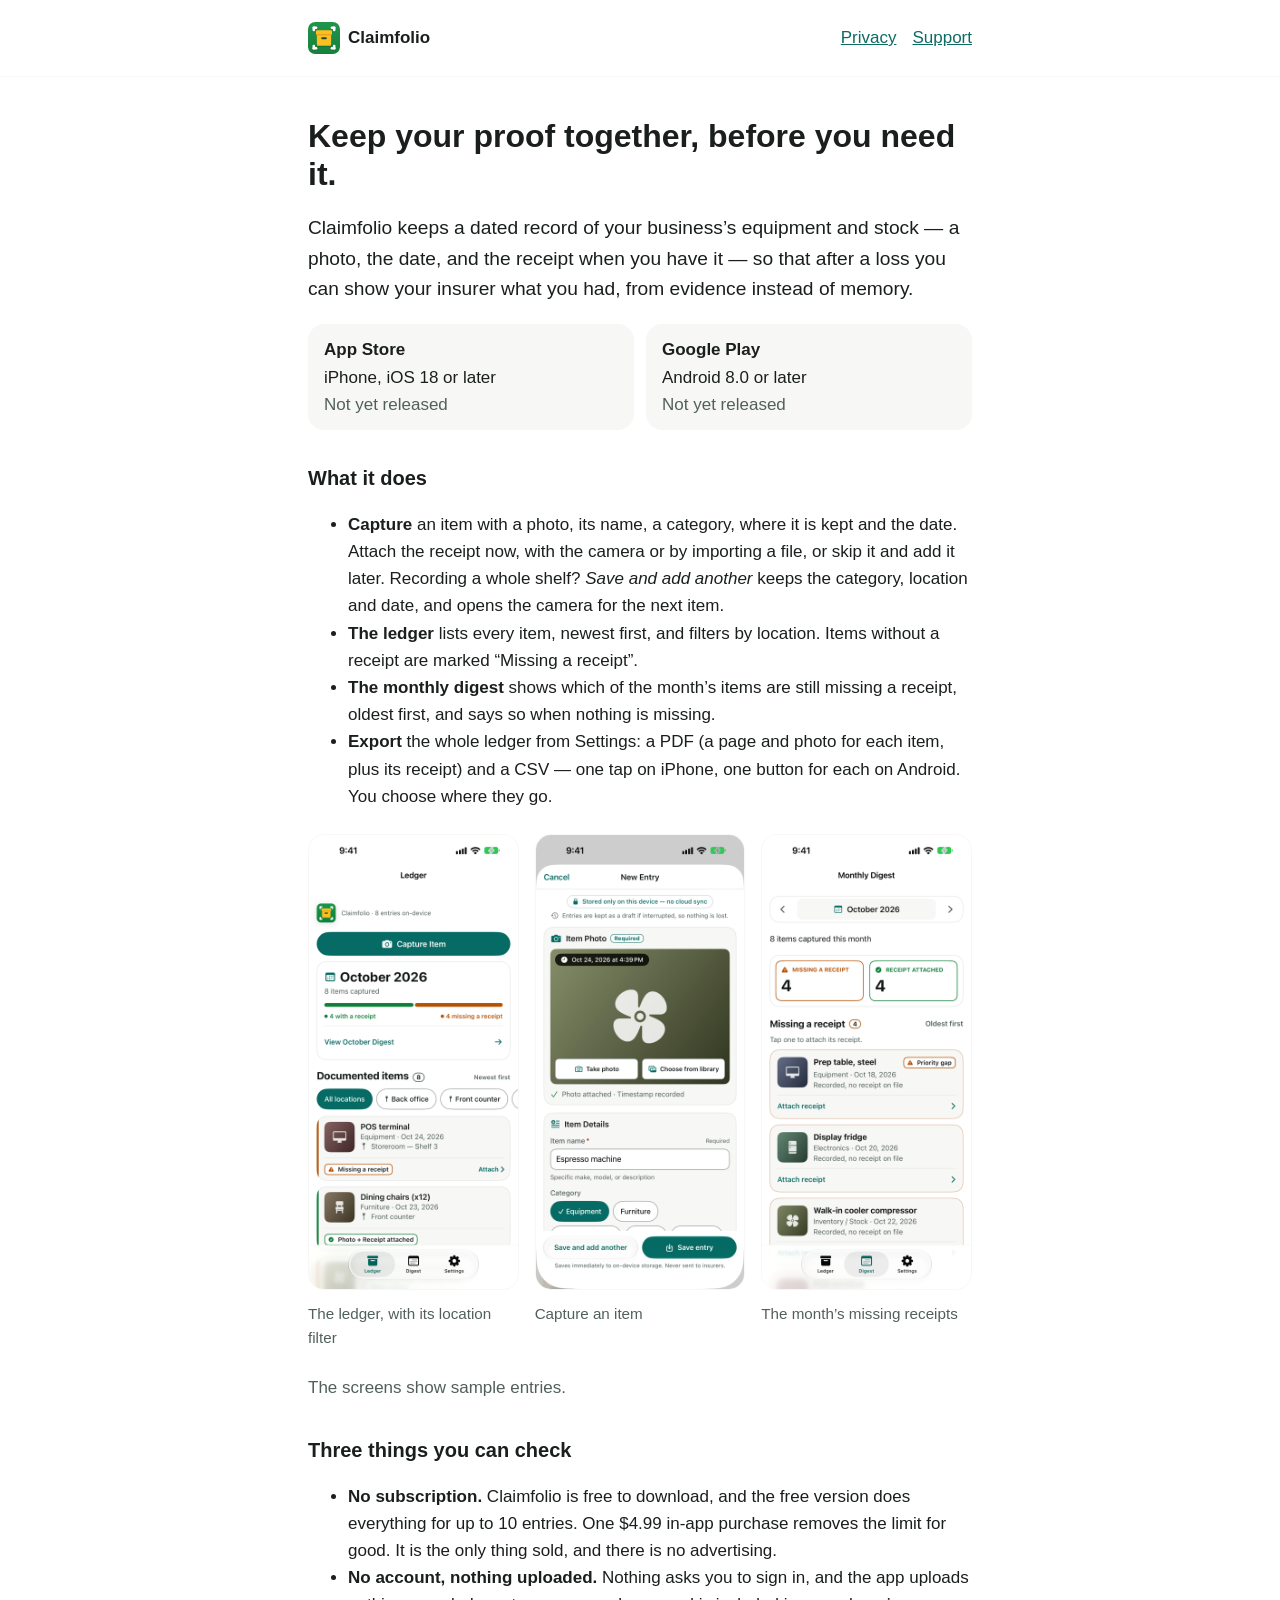
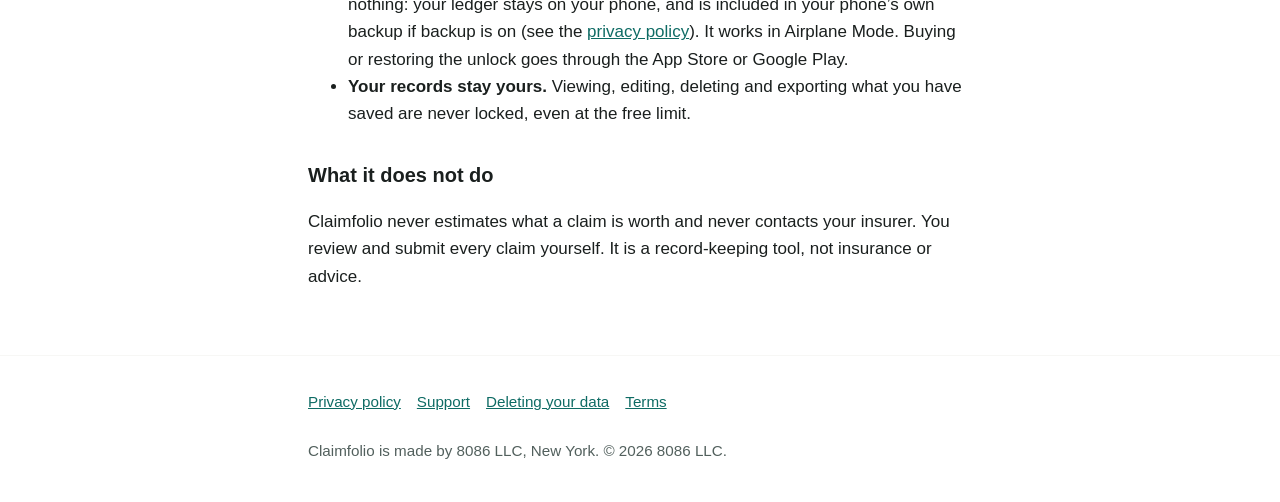
<file: index.html>
<!DOCTYPE html>
<html lang="en">
<head>
<meta charset="utf-8">
<meta name="viewport" content="width=device-width, initial-scale=1">
<title>Claimfolio — a dated photo inventory for insurance claims</title>
<meta name="description" content="Claimfolio keeps a dated photo-and-receipt record of a small business’s equipment and stock on your phone. Free, then one $4.99 unlock. No account, no subscription.">
<meta name="color-scheme" content="light dark">
<meta property="og:title" content="Claimfolio — a dated photo inventory for insurance claims">
<meta property="og:description" content="Claimfolio keeps a dated photo-and-receipt record of a small business’s equipment and stock on your phone. Free, then one $4.99 unlock. No account, no subscription.">
<meta property="og:image" content="https://soloinc-projects.github.io/stockwitness/og-image.png">
<link rel="canonical" href="https://soloinc-projects.github.io/stockwitness/">
<link rel="icon" href="favicon.svg" type="image/svg+xml">
<link rel="apple-touch-icon" href="apple-touch-icon.png">
<link rel="stylesheet" href="style.css">
<script type="application/ld+json">
{"@context":"https://schema.org","@type":"SoftwareApplication","name":"Claimfolio","applicationCategory":"BusinessApplication","operatingSystem":"iOS 18 or later; Android 8.0 or later","description":"A dated photo-and-receipt record of a small business\u2019s equipment and stock, kept on your phone, for insurance claims. Free for 10 entries, then one $4.99 unlock; no subscription.","offers":{"@type":"Offer","price":"0","priceCurrency":"USD"},"publisher":{"@type":"Organization","name":"8086 LLC"},"url":"https://soloinc-projects.github.io/stockwitness/","image":"https://soloinc-projects.github.io/stockwitness/og-image.png"}
</script>
</head>
<body>
<a class="skip" href="#main">Skip to content</a>
<header><div class="wrap">
<a class="brand" href="./"><img src="favicon.svg" alt="" width="32" height="32">Claimfolio</a>
<nav aria-label="Site"><a href="privacy/">Privacy</a><a href="support/">Support</a></nav>
</div></header>
<main id="main"><div class="wrap">
<h1>Keep your proof together, before you need it.</h1>
<p class="lede">Claimfolio keeps a dated record of your business&rsquo;s equipment and stock &mdash; a photo, the date, and the receipt when you have it &mdash; so that after a loss you can show your insurer what you had, from evidence instead of memory.</p>
<ul class="cta" aria-label="Where to get Claimfolio">
<li><strong>App Store</strong><span>iPhone, iOS 18 or later</span><span class="muted">Not yet released</span></li>
<li><strong>Google Play</strong><span>Android 8.0 or later</span><span class="muted">Not yet released</span></li>
</ul>

<h2>What it does</h2>
<ul>
<li><strong>Capture</strong> an item with a photo, its name, a category, where it is kept and the date. Attach the receipt now, with the camera or by importing a file, or skip it and add it later. Recording a whole shelf? <em>Save and add another</em> keeps the category, location and date, and opens the camera for the next item.</li>
<li><strong>The ledger</strong> lists every item, newest first, and filters by location. Items without a receipt are marked &ldquo;Missing a receipt&rdquo;.</li>
<li><strong>The monthly digest</strong> shows which of the month&rsquo;s items are still missing a receipt, oldest first, and says so when nothing is missing.</li>
<li><strong>Export</strong> the whole ledger from Settings: a PDF (a page and photo for each item, plus its receipt) and a CSV &mdash; one tap on iPhone, one button for each on Android. You choose where they go.</li>
</ul>

<div class="shots">
<figure><img src="img/01-ledger.png" alt="The ledger: October 2026 with 8 items captured, 4 with a receipt and 4 missing a receipt, location filters, and a POS terminal marked Missing a receipt" width="460" height="1000" loading="lazy"><figcaption>The ledger, with its location filter</figcaption></figure>
<figure><img src="img/02-capture.png" alt="New Entry: a dated item photo with Take photo and Choose from library, the name Espresso machine and its category, with Save and add another beside Save entry" width="460" height="1000" loading="lazy"><figcaption>Capture an item</figcaption></figure>
<figure><img src="img/03-digest.png" alt="The monthly digest for October 2026: 4 missing a receipt and 4 with a receipt attached, oldest first, with a steel prep table as the priority gap" width="460" height="1000" loading="lazy"><figcaption>The month&rsquo;s missing receipts</figcaption></figure>
</div>
<p class="muted">The screens show sample entries.</p>

<h2>Three things you can check</h2>
<ul>
<li><strong>No subscription.</strong> Claimfolio is free to download, and the free version does everything for up to 10 entries. One $4.99 in-app purchase removes the limit for good. It is the only thing sold, and there is no advertising.</li>
<li><strong>No account, nothing uploaded.</strong> Nothing asks you to sign in, and the app uploads nothing: your ledger stays on your phone, and is included in your phone&rsquo;s own backup if backup is on (see the <a href="privacy/">privacy policy</a>). It works in Airplane Mode. Buying or restoring the unlock goes through the App Store or Google Play.</li>
<li><strong>Your records stay yours.</strong> Viewing, editing, deleting and exporting what you have saved are never locked, even at the free limit.</li>
</ul>

<h2>What it does not do</h2>
<p>Claimfolio never estimates what a claim is worth and never contacts your insurer. You review and submit every claim yourself. It is a record-keeping tool, not insurance or advice.</p>

</div></main>
<footer><div class="wrap">
<a href="privacy/">Privacy policy</a><a href="support/">Support</a><a href="delete-data/">Deleting your data</a><a href="terms/">Terms</a>
<p>Claimfolio is made by 8086 LLC, New York. &copy; 2026 8086 LLC.</p>
</div></footer>
</body>
</html>
</file>
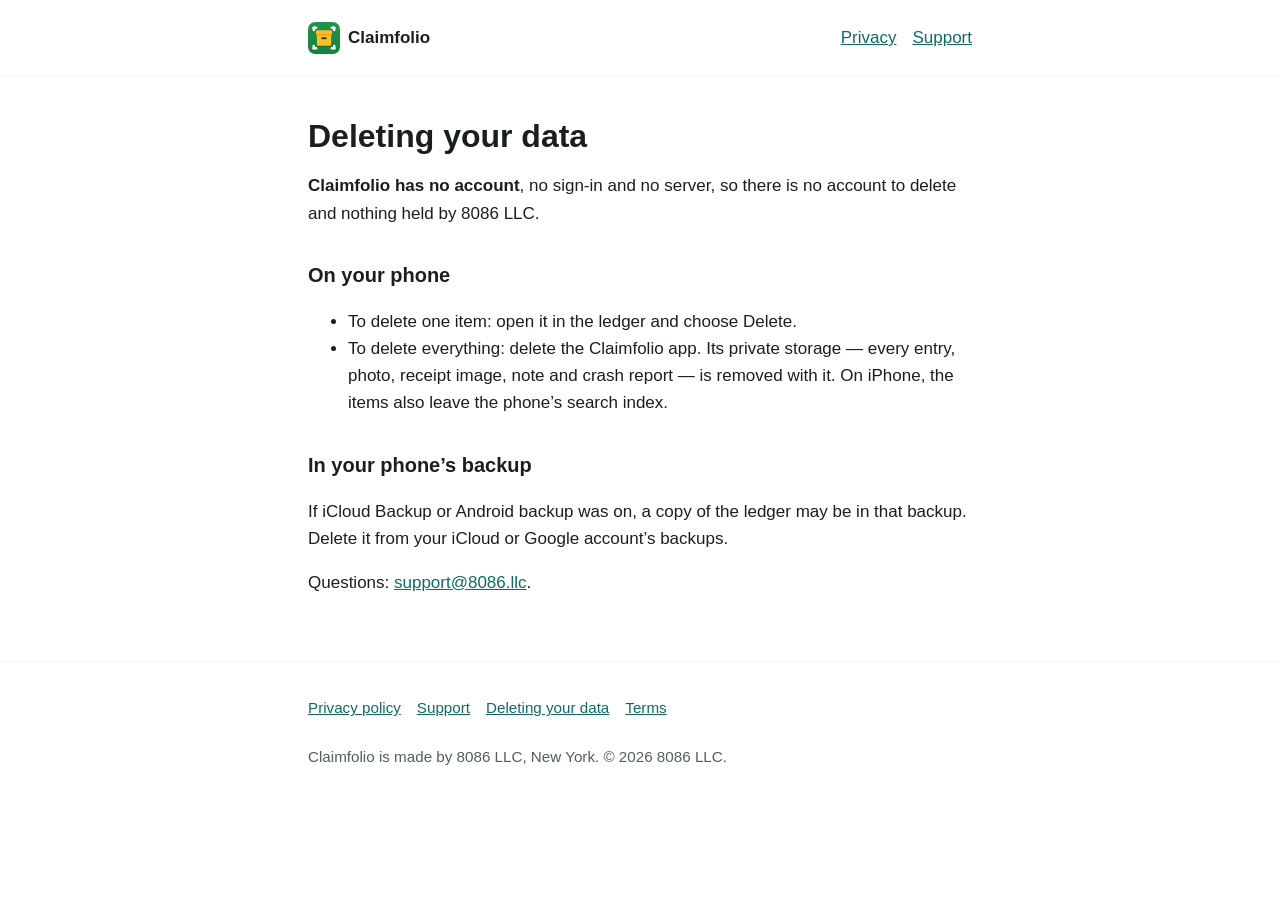
<file: delete-data/index.html>
<!DOCTYPE html>
<html lang="en">
<head>
<meta charset="utf-8">
<meta name="viewport" content="width=device-width, initial-scale=1">
<title>Deleting your data — Claimfolio</title>
<meta name="description" content="Claimfolio has no account. How to delete what it keeps on your phone.">
<meta name="color-scheme" content="light dark">
<meta property="og:title" content="Deleting your data — Claimfolio">
<meta property="og:description" content="Claimfolio has no account. How to delete what it keeps on your phone.">
<meta property="og:image" content="https://soloinc-projects.github.io/stockwitness/og-image.png">
<link rel="canonical" href="https://soloinc-projects.github.io/stockwitness/delete-data/">
<link rel="icon" href="../favicon.svg" type="image/svg+xml">
<link rel="apple-touch-icon" href="../apple-touch-icon.png">
<link rel="stylesheet" href="../style.css">
</head>
<body>
<a class="skip" href="#main">Skip to content</a>
<header><div class="wrap">
<a class="brand" href="../"><img src="../favicon.svg" alt="" width="32" height="32">Claimfolio</a>
<nav aria-label="Site"><a href="../privacy/">Privacy</a><a href="../support/">Support</a></nav>
</div></header>
<main id="main"><div class="wrap">
<h1>Deleting your data</h1>
<p><strong>Claimfolio has no account</strong>, no sign-in and no server, so there is no account to delete and nothing held by 8086 LLC.</p>
<h2>On your phone</h2>
<ul>
<li>To delete one item: open it in the ledger and choose Delete.</li>
<li>To delete everything: delete the Claimfolio app. Its private storage &mdash; every entry, photo, receipt image, note and crash report &mdash; is removed with it. On iPhone, the items also leave the phone&rsquo;s search index.</li>
</ul>
<h2>In your phone&rsquo;s backup</h2>
<p>If iCloud Backup or Android backup was on, a copy of the ledger may be in that backup. Delete it from your iCloud or Google account&rsquo;s backups.</p>
<p>Questions: <a href="mailto:support@8086.llc">support@8086.llc</a>.</p>

</div></main>
<footer><div class="wrap">
<a href="../privacy/">Privacy policy</a><a href="../support/">Support</a><a href="../delete-data/">Deleting your data</a><a href="../terms/">Terms</a>
<p>Claimfolio is made by 8086 LLC, New York. &copy; 2026 8086 LLC.</p>
</div></footer>
</body>
</html>
</file>
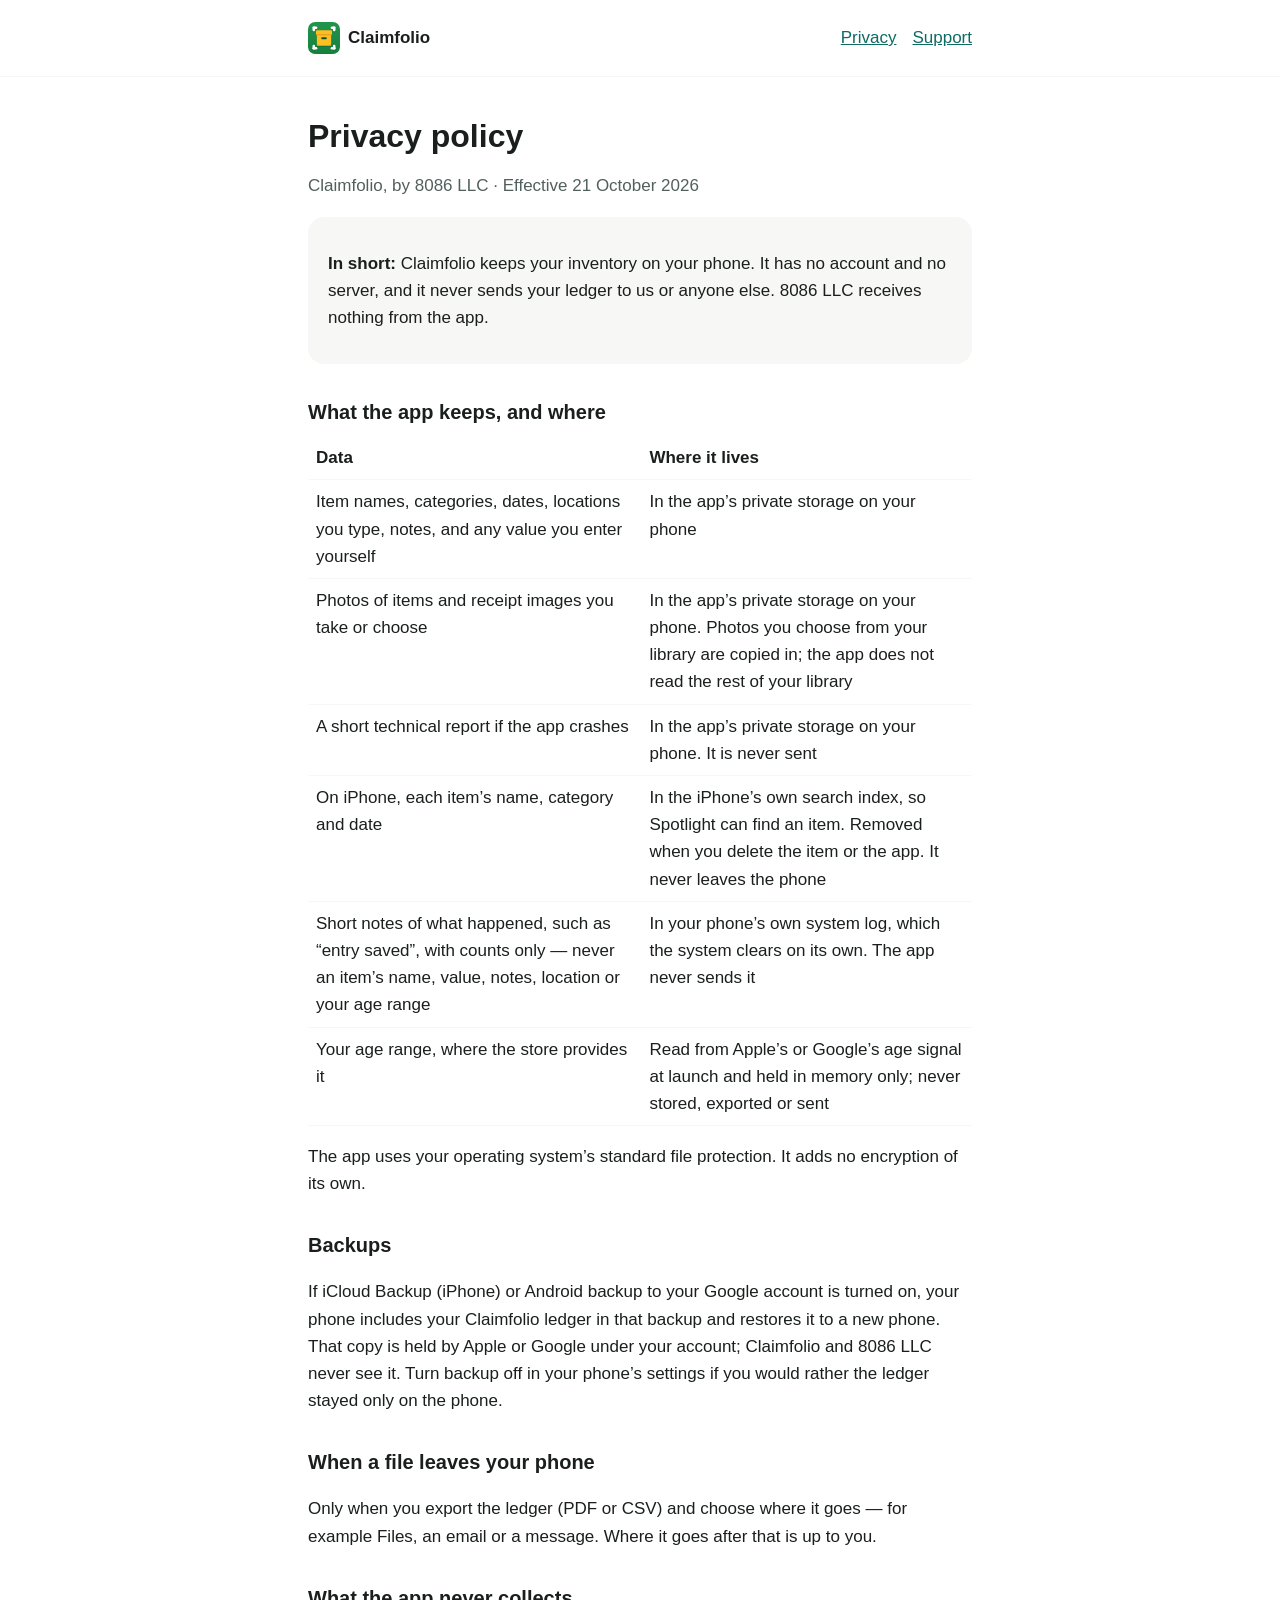
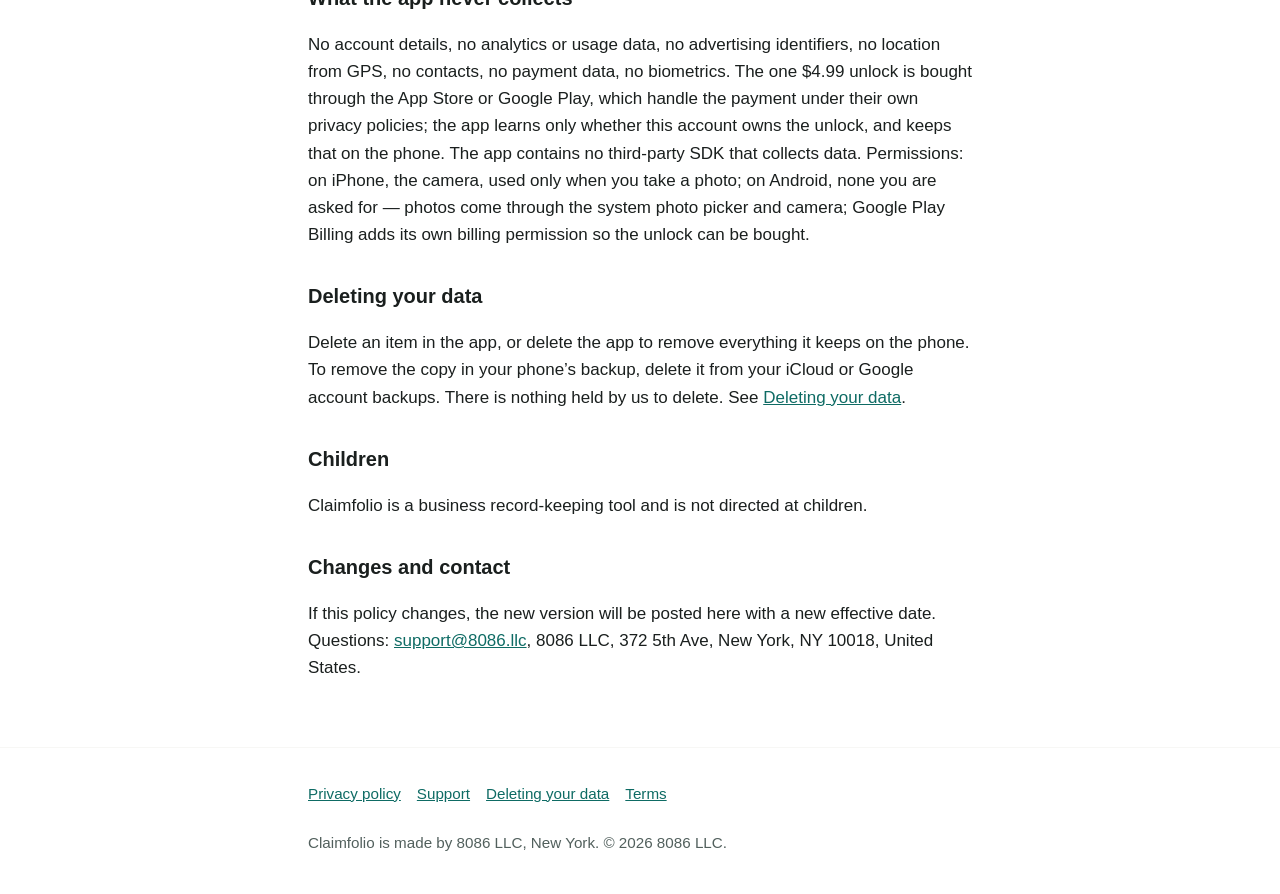
<file: privacy/index.html>
<!DOCTYPE html>
<html lang="en">
<head>
<meta charset="utf-8">
<meta name="viewport" content="width=device-width, initial-scale=1">
<title>Privacy policy — Claimfolio</title>
<meta name="description" content="What Claimfolio keeps, where it keeps it, and what it never collects.">
<meta name="color-scheme" content="light dark">
<meta property="og:title" content="Privacy policy — Claimfolio">
<meta property="og:description" content="What Claimfolio keeps, where it keeps it, and what it never collects.">
<meta property="og:image" content="https://soloinc-projects.github.io/stockwitness/og-image.png">
<link rel="canonical" href="https://soloinc-projects.github.io/stockwitness/privacy/">
<link rel="icon" href="../favicon.svg" type="image/svg+xml">
<link rel="apple-touch-icon" href="../apple-touch-icon.png">
<link rel="stylesheet" href="../style.css">
</head>
<body>
<a class="skip" href="#main">Skip to content</a>
<header><div class="wrap">
<a class="brand" href="../"><img src="../favicon.svg" alt="" width="32" height="32">Claimfolio</a>
<nav aria-label="Site"><a href="../privacy/">Privacy</a><a href="../support/">Support</a></nav>
</div></header>
<main id="main"><div class="wrap">
<h1>Privacy policy</h1>
<p class="muted">Claimfolio, by 8086 LLC &middot; Effective 21 October 2026</p>
<div class="card"><p><strong>In short:</strong> Claimfolio keeps your inventory on your phone. It has no account and no server, and it never sends your ledger to us or anyone else. 8086 LLC receives nothing from the app.</p></div>

<h2>What the app keeps, and where</h2>
<table>
<thead><tr><th scope="col">Data</th><th scope="col">Where it lives</th></tr></thead>
<tbody>
<tr><td>Item names, categories, dates, locations you type, notes, and any value you enter yourself</td><td>In the app&rsquo;s private storage on your phone</td></tr>
<tr><td>Photos of items and receipt images you take or choose</td><td>In the app&rsquo;s private storage on your phone. Photos you choose from your library are copied in; the app does not read the rest of your library</td></tr>
<tr><td>A short technical report if the app crashes</td><td>In the app&rsquo;s private storage on your phone. It is never sent</td></tr>
<tr><td>On iPhone, each item&rsquo;s name, category and date</td><td>In the iPhone&rsquo;s own search index, so Spotlight can find an item. Removed when you delete the item or the app. It never leaves the phone</td></tr>
<tr><td>Short notes of what happened, such as &ldquo;entry saved&rdquo;, with counts only &mdash; never an item&rsquo;s name, value, notes, location or your age range</td><td>In your phone&rsquo;s own system log, which the system clears on its own. The app never sends it</td></tr>
<tr><td>Your age range, where the store provides it</td><td>Read from Apple&rsquo;s or Google&rsquo;s age signal at launch and held in memory only; never stored, exported or sent</td></tr>
</tbody>
</table>
<p>The app uses your operating system&rsquo;s standard file protection. It adds no encryption of its own.</p>

<h2>Backups</h2>
<p>If iCloud Backup (iPhone) or Android backup to your Google account is turned on, your phone includes your Claimfolio ledger in that backup and restores it to a new phone. That copy is held by Apple or Google under your account; Claimfolio and 8086 LLC never see it. Turn backup off in your phone&rsquo;s settings if you would rather the ledger stayed only on the phone.</p>

<h2>When a file leaves your phone</h2>
<p>Only when you export the ledger (PDF or CSV) and choose where it goes &mdash; for example Files, an email or a message. Where it goes after that is up to you.</p>

<h2>What the app never collects</h2>
<p>No account details, no analytics or usage data, no advertising identifiers, no location from GPS, no contacts, no payment data, no biometrics. The one $4.99 unlock is bought through the App Store or Google Play, which handle the payment under their own privacy policies; the app learns only whether this account owns the unlock, and keeps that on the phone. The app contains no third-party SDK that collects data. Permissions: on iPhone, the camera, used only when you take a photo; on Android, none you are asked for &mdash; photos come through the system photo picker and camera; Google Play Billing adds its own billing permission so the unlock can be bought.</p>

<h2>Deleting your data</h2>
<p>Delete an item in the app, or delete the app to remove everything it keeps on the phone. To remove the copy in your phone&rsquo;s backup, delete it from your iCloud or Google account backups. There is nothing held by us to delete. See <a href="../delete-data/">Deleting your data</a>.</p>

<h2>Children</h2>
<p>Claimfolio is a business record-keeping tool and is not directed at children.</p>

<h2>Changes and contact</h2>
<p>If this policy changes, the new version will be posted here with a new effective date. Questions: <a href="mailto:support@8086.llc">support@8086.llc</a>, 8086 LLC, 372 5th Ave, New York, NY 10018, United States.</p>

</div></main>
<footer><div class="wrap">
<a href="../privacy/">Privacy policy</a><a href="../support/">Support</a><a href="../delete-data/">Deleting your data</a><a href="../terms/">Terms</a>
<p>Claimfolio is made by 8086 LLC, New York. &copy; 2026 8086 LLC.</p>
</div></footer>
</body>
</html>
</file>
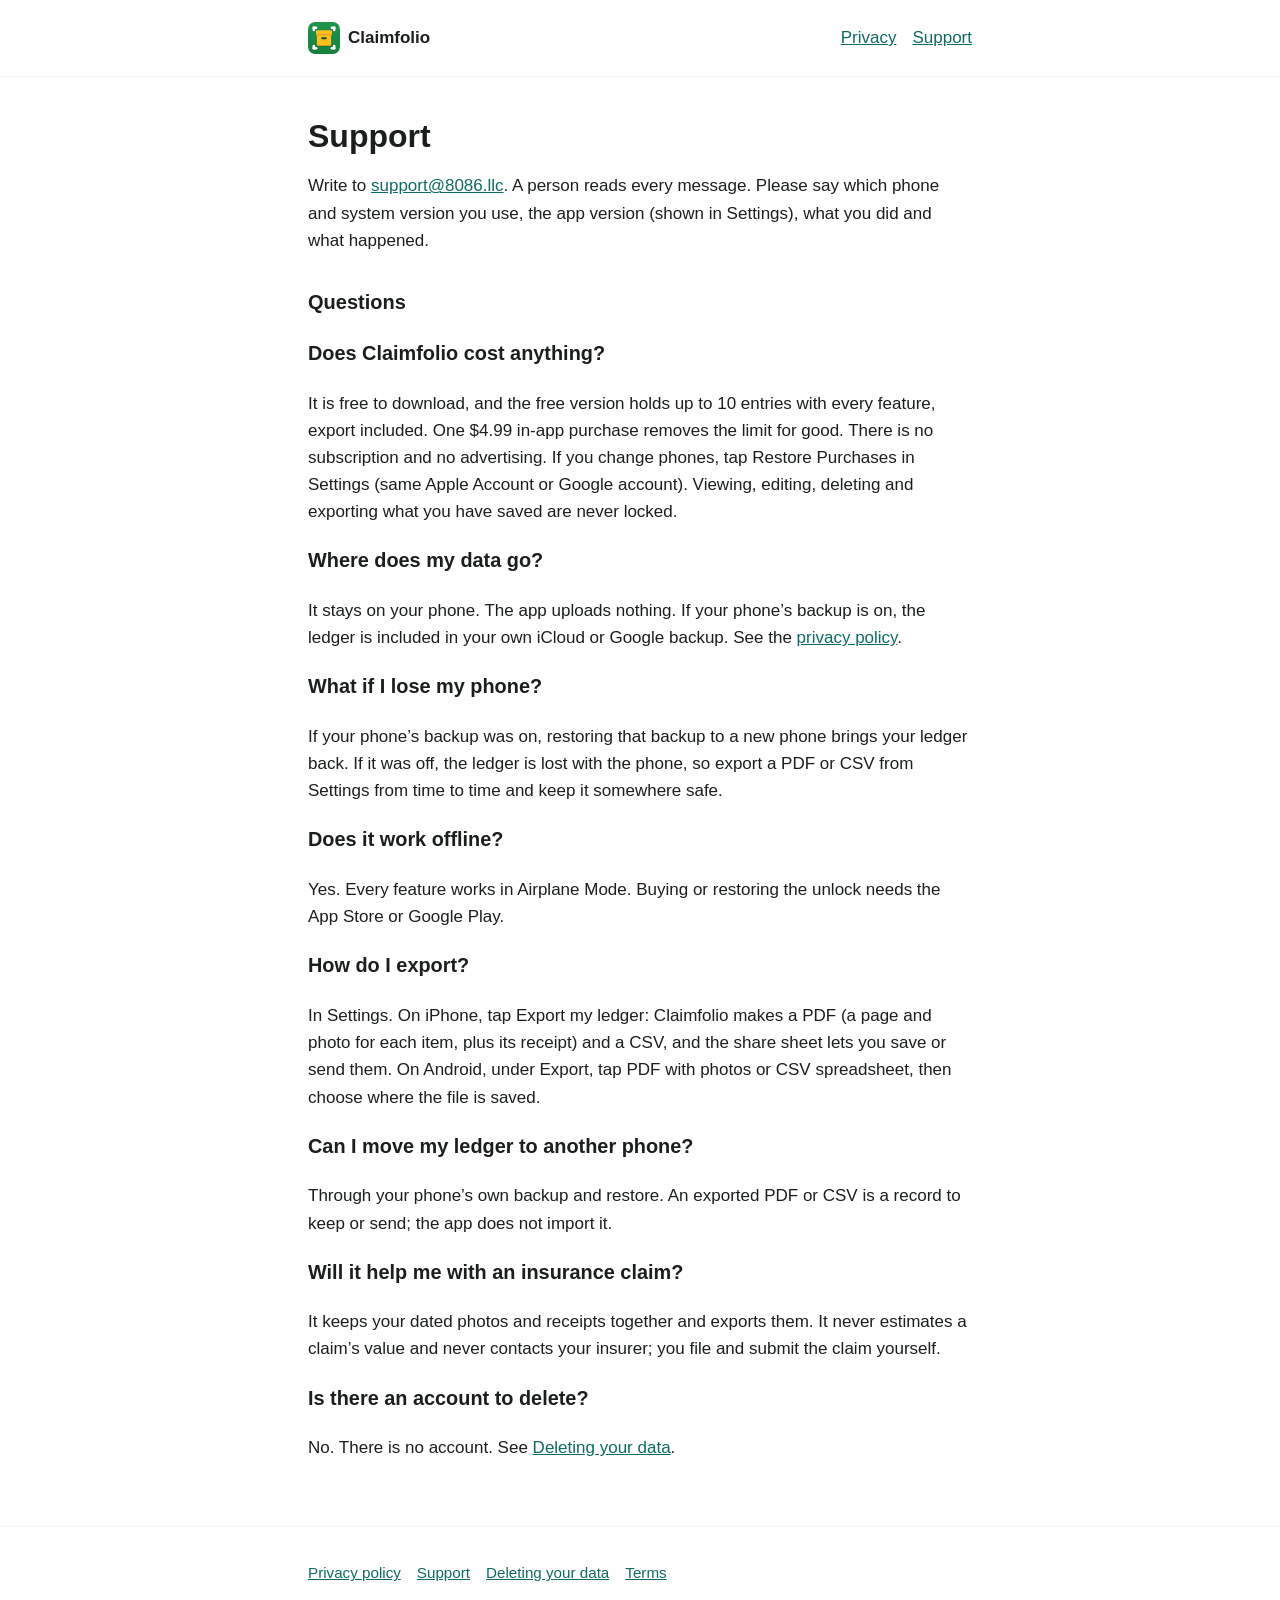
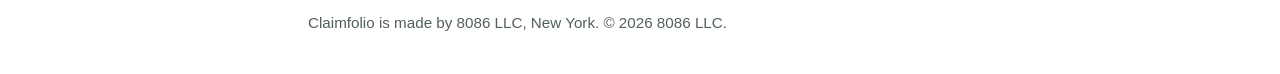
<file: support/index.html>
<!DOCTYPE html>
<html lang="en">
<head>
<meta charset="utf-8">
<meta name="viewport" content="width=device-width, initial-scale=1">
<title>Support — Claimfolio</title>
<meta name="description" content="Help with Claimfolio: questions, problems and how to reach a person.">
<meta name="color-scheme" content="light dark">
<meta property="og:title" content="Support — Claimfolio">
<meta property="og:description" content="Help with Claimfolio: questions, problems and how to reach a person.">
<meta property="og:image" content="https://soloinc-projects.github.io/stockwitness/og-image.png">
<link rel="canonical" href="https://soloinc-projects.github.io/stockwitness/support/">
<link rel="icon" href="../favicon.svg" type="image/svg+xml">
<link rel="apple-touch-icon" href="../apple-touch-icon.png">
<link rel="stylesheet" href="../style.css">
</head>
<body>
<a class="skip" href="#main">Skip to content</a>
<header><div class="wrap">
<a class="brand" href="../"><img src="../favicon.svg" alt="" width="32" height="32">Claimfolio</a>
<nav aria-label="Site"><a href="../privacy/">Privacy</a><a href="../support/">Support</a></nav>
</div></header>
<main id="main"><div class="wrap">
<h1>Support</h1>
<p>Write to <a href="mailto:support@8086.llc">support@8086.llc</a>. A person reads every message. Please say which phone and system version you use, the app version (shown in Settings), what you did and what happened.</p>

<h2>Questions</h2>
<h3>Does Claimfolio cost anything?</h3>
<p>It is free to download, and the free version holds up to 10 entries with every feature, export included. One $4.99 in-app purchase removes the limit for good. There is no subscription and no advertising. If you change phones, tap Restore Purchases in Settings (same Apple Account or Google account). Viewing, editing, deleting and exporting what you have saved are never locked.</p>
<h3>Where does my data go?</h3>
<p>It stays on your phone. The app uploads nothing. If your phone&rsquo;s backup is on, the ledger is included in your own iCloud or Google backup. See the <a href="../privacy/">privacy policy</a>.</p>
<h3>What if I lose my phone?</h3>
<p>If your phone&rsquo;s backup was on, restoring that backup to a new phone brings your ledger back. If it was off, the ledger is lost with the phone, so export a PDF or CSV from Settings from time to time and keep it somewhere safe.</p>
<h3>Does it work offline?</h3>
<p>Yes. Every feature works in Airplane Mode. Buying or restoring the unlock needs the App Store or Google Play.</p>
<h3>How do I export?</h3>
<p>In Settings. On iPhone, tap Export my ledger: Claimfolio makes a PDF (a page and photo for each item, plus its receipt) and a CSV, and the share sheet lets you save or send them. On Android, under Export, tap PDF with photos or CSV spreadsheet, then choose where the file is saved.</p>
<h3>Can I move my ledger to another phone?</h3>
<p>Through your phone&rsquo;s own backup and restore. An exported PDF or CSV is a record to keep or send; the app does not import it.</p>
<h3>Will it help me with an insurance claim?</h3>
<p>It keeps your dated photos and receipts together and exports them. It never estimates a claim&rsquo;s value and never contacts your insurer; you file and submit the claim yourself.</p>
<h3>Is there an account to delete?</h3>
<p>No. There is no account. See <a href="../delete-data/">Deleting your data</a>.</p>

</div></main>
<footer><div class="wrap">
<a href="../privacy/">Privacy policy</a><a href="../support/">Support</a><a href="../delete-data/">Deleting your data</a><a href="../terms/">Terms</a>
<p>Claimfolio is made by 8086 LLC, New York. &copy; 2026 8086 LLC.</p>
</div></footer>
</body>
</html>
</file>
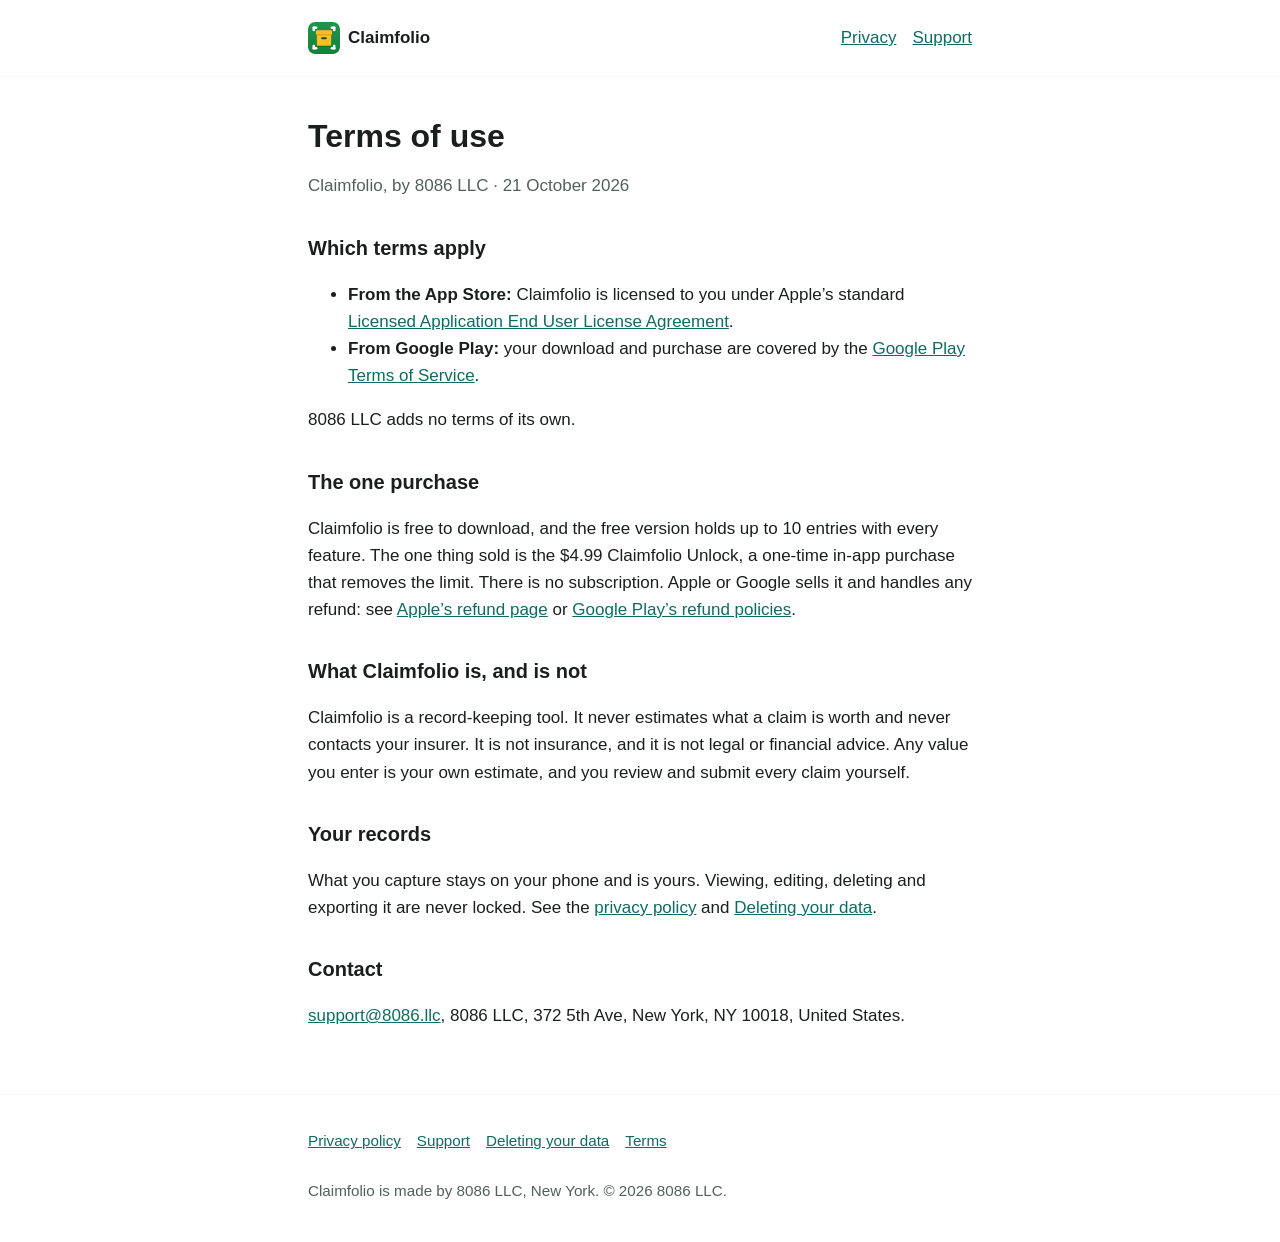
<file: terms/index.html>
<!DOCTYPE html>
<html lang="en">
<head>
<meta charset="utf-8">
<meta name="viewport" content="width=device-width, initial-scale=1">
<title>Terms of use — Claimfolio</title>
<meta name="description" content="The terms Claimfolio is offered under: the App Store's and Google Play's own, with no terms of 8086 LLC's own added.">
<meta name="color-scheme" content="light dark">
<meta property="og:title" content="Terms of use — Claimfolio">
<meta property="og:description" content="The terms Claimfolio is offered under: the App Store's and Google Play's own, with no terms of 8086 LLC's own added.">
<meta property="og:image" content="https://soloinc-projects.github.io/stockwitness/og-image.png">
<link rel="canonical" href="https://soloinc-projects.github.io/stockwitness/terms/">
<link rel="icon" href="../favicon.svg" type="image/svg+xml">
<link rel="apple-touch-icon" href="../apple-touch-icon.png">
<link rel="stylesheet" href="../style.css">
</head>
<body>
<a class="skip" href="#main">Skip to content</a>
<header><div class="wrap">
<a class="brand" href="../"><img src="../favicon.svg" alt="" width="32" height="32">Claimfolio</a>
<nav aria-label="Site"><a href="../privacy/">Privacy</a><a href="../support/">Support</a></nav>
</div></header>
<main id="main"><div class="wrap">
<h1>Terms of use</h1>
<p class="muted">Claimfolio, by 8086 LLC &middot; 21 October 2026</p>

<h2>Which terms apply</h2>
<ul>
<li><strong>From the App Store:</strong> Claimfolio is licensed to you under Apple&rsquo;s standard <a href="https://www.apple.com/legal/internet-services/itunes/dev/stdeula/">Licensed Application End User License Agreement</a>.</li>
<li><strong>From Google Play:</strong> your download and purchase are covered by the <a href="https://play.google.com/about/play-terms/">Google Play Terms of Service</a>.</li>
</ul>
<p>8086 LLC adds no terms of its own.</p>

<h2>The one purchase</h2>
<p>Claimfolio is free to download, and the free version holds up to 10 entries with every feature. The one thing sold is the $4.99 Claimfolio Unlock, a one-time in-app purchase that removes the limit. There is no subscription. Apple or Google sells it and handles any refund: see <a href="https://support.apple.com/en-us/118223">Apple&rsquo;s refund page</a> or <a href="https://support.google.com/googleplay/answer/2479637">Google Play&rsquo;s refund policies</a>.</p>

<h2>What Claimfolio is, and is not</h2>
<p>Claimfolio is a record-keeping tool. It never estimates what a claim is worth and never contacts your insurer. It is not insurance, and it is not legal or financial advice. Any value you enter is your own estimate, and you review and submit every claim yourself.</p>

<h2>Your records</h2>
<p>What you capture stays on your phone and is yours. Viewing, editing, deleting and exporting it are never locked. See the <a href="../privacy/">privacy policy</a> and <a href="../delete-data/">Deleting your data</a>.</p>

<h2>Contact</h2>
<p><a href="mailto:support@8086.llc">support@8086.llc</a>, 8086 LLC, 372 5th Ave, New York, NY 10018, United States.</p>

</div></main>
<footer><div class="wrap">
<a href="../privacy/">Privacy policy</a><a href="../support/">Support</a><a href="../delete-data/">Deleting your data</a><a href="../terms/">Terms</a>
<p>Claimfolio is made by 8086 LLC, New York. &copy; 2026 8086 LLC.</p>
</div></footer>
</body>
</html>
</file>
<file: style.css>
:root{--bg:#FFFFFF;--surface:#F7F7F5;--ink:#1A1F1E;--ink2:#52605D;--primary:#0E6B64;color-scheme:light dark}
@media (prefers-color-scheme:dark){:root{--bg:#0F1413;--surface:#1B2220;--ink:#EDF2F0;--ink2:#A9B6B2;--primary:#4FD1C0}}
*{box-sizing:border-box}
body{margin:0;background:var(--bg);color:var(--ink);font:1.0625rem/1.6 -apple-system,BlinkMacSystemFont,"Segoe UI",Roboto,sans-serif}
a{color:var(--primary)}
a:focus-visible{outline:3px solid var(--primary);outline-offset:2px}
.skip{position:absolute;left:-999px}.skip:focus{left:1rem;top:1rem;background:var(--bg);padding:.5rem}
.wrap{max-width:44rem;margin:0 auto;padding:0 1.25rem}
header{border-bottom:1px solid var(--surface);padding:1rem 0}
header .wrap{display:flex;align-items:center;justify-content:space-between;gap:1rem;flex-wrap:wrap}
.brand{display:flex;align-items:center;gap:.5rem;font-weight:700;color:var(--ink);text-decoration:none}
.brand img{width:32px;height:32px}
nav a{margin-left:1rem;display:inline-block;min-height:44px;line-height:44px}
main{padding:2rem 0 3rem}
h1{font-size:2rem;line-height:1.2;margin:.5rem 0 1rem}
h2{font-size:1.25rem;margin:2rem 0 .5rem}
.lede{font-size:1.2rem;color:var(--ink)}
.muted{color:var(--ink2)}
.card{background:var(--surface);border-radius:16px;padding:1rem 1.25rem;margin:1rem 0}
.cta{list-style:none;padding:0;margin:1rem 0;display:grid;grid-template-columns:repeat(auto-fit,minmax(14rem,1fr));gap:.75rem}
.cta li{background:var(--surface);border-radius:16px;padding:.75rem 1rem;display:flex;flex-direction:column}
.shots{display:grid;grid-template-columns:repeat(auto-fit,minmax(10rem,1fr));gap:1rem;margin:1.5rem 0}
.shots figure{margin:0}.shots img{width:100%;height:auto;border-radius:16px;border:1px solid var(--surface)}
.shots figcaption{font-size:.95rem;color:var(--ink2);margin-top:.25rem}
table{border-collapse:collapse;width:100%}th,td{text-align:left;padding:.5rem;border-bottom:1px solid var(--surface);vertical-align:top}
footer{border-top:1px solid var(--surface);padding:1.5rem 0;color:var(--ink2);font-size:.95rem}
footer a{display:inline-block;min-height:44px;line-height:44px;margin-right:1rem}
</file>
